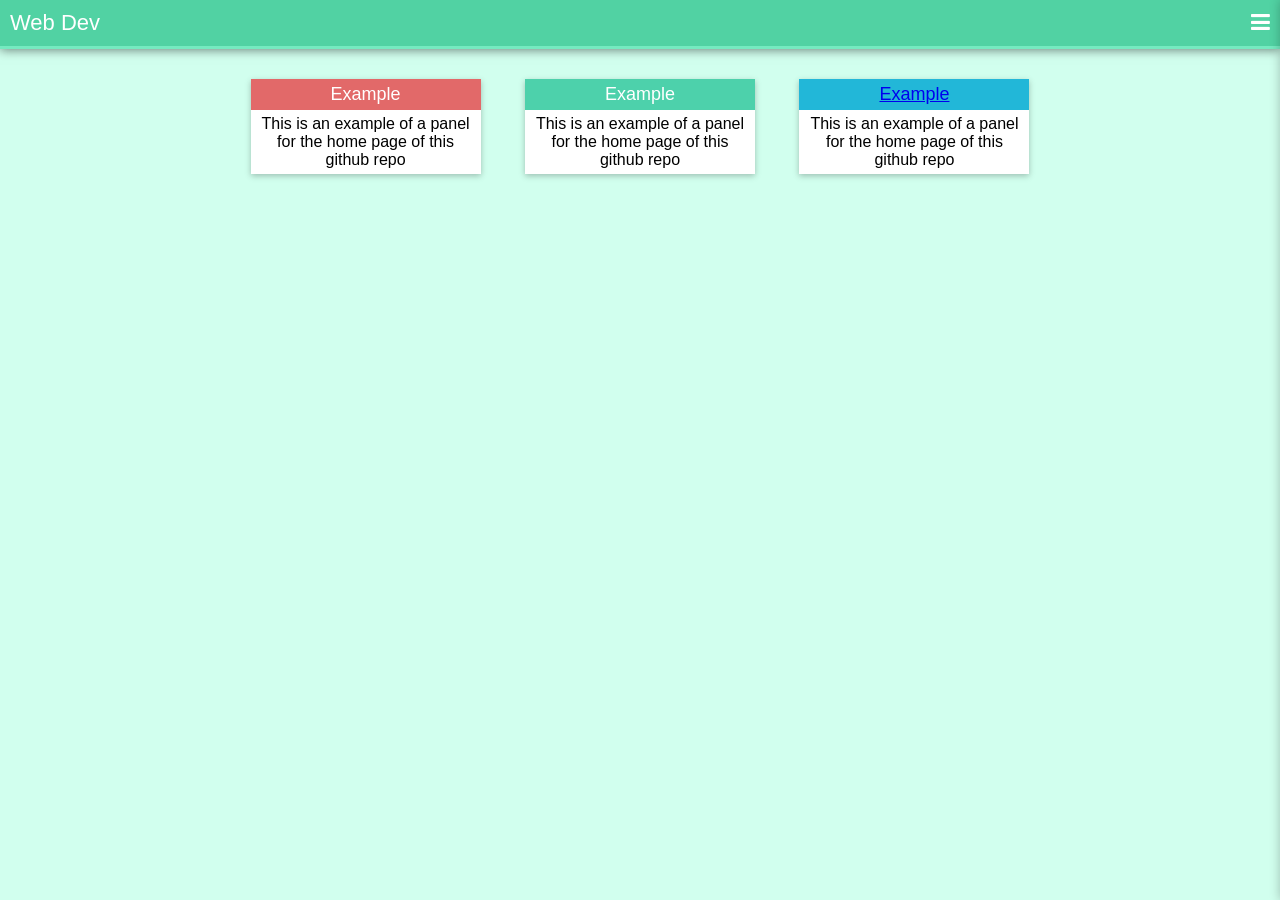
<file: index.html>
<!DOCTYPE html>
<html>
<head>
  <title>Home</title>
  <link href="./style.css" rel="stylesheet" type="text/css">
  <link rel="stylesheet" href="font-awesome/css/font-awesome.min.css">
  <script type="text/javascript" src="jquery.js"></script>
  <script type="text/javascript">
  $(document).ready(function(){
    $("#burgmenu").click(function(){
      $("#slidemenu").css("transform","translateX(0%)");
    });
    $("#closeslide").click(function(){
      $("#slidemenu").css("transform","translateX(100%)");
    });
  });
  </script>
  <style type="text/css">
  html
  {
    height: 100%;
    font-family: Century Gothic, sans-serif;;
  }
  body
  {
    height: 100%;
    margin:0px;
    background-color: hsla(158,100%,91%,1);
    height: 100%;
  }
  #header
  {
    background-color: hsla(158,59%,57%,1);
    color: white;
    box-shadow: 0px 1px 10px rgba(0,0,0,0.5);
    border-bottom: 3px solid hsl(158, 74%, 69%);
    margin-bottom: 10px;
  }
  #header > #headTitle
  {
    font-size:22px;
    padding: 10px;
    display: inline-block;
  }
  #header > #nav
  {
    display: inline-block;
    float: right;
    list-style-type: none;
    padding: 0px;
    margin: 0px;
    font-size: 22px;
  }
  #header > #nav > li
  {
    padding: 10px;
  }
  #slidemenu
  {
    box-shadow: 0px 0px 10px rgba(0,0,0,0.25);
    height: 100%;
    position: fixed;
    top: 0px;
    right: 0%;
    transition: .5s all;
    transform: translateX(100%);
    background-color: hsl(158, 66%, 67%);
    box-sizing: border-box;
    color:white;
    z-index:10
  }
  #slidemenu > #closeslide
  {
    display: block;
    text-align: right;
    padding:10px;
    background-color: hsl(158, 32%, 52%);
  }
  .panel
  {
    background-color: #FFF;
    display: inline-block;
    width: 230px;
    box-shadow: 0px 2px 6px rgba(0,0,0,0.25);
    margin: 20px;
  }
  .panel > name
  {
    display: block;
    color:white;
    padding: 5px;
    font-size: 18px
  }
  .panel.g > name/*AD4545*/
  {
    background-color: hsl(163, 59%, 56%);
    text-align: center;
  }
  .panel.r > name/*AD4545*/
  {
    background-color: hsl(0, 68%, 65%);
    text-align: center;
  }
  .panel.b > name/*AD4545*/
  {
    background-color: hsl(191, 73%, 49%);
    text-align: center;
  }
  .panel > desc
  {
    text-align: center;
    padding:5px;
    font-size: 16px;
    display: block;
  }/*hsl(191, 73%, 49%)*/
  </style>
</head>
<body>
<div id="slidemenu" style="">
    <i id="closeslide" class="fa fa-times-circle-o"></i>
    <div style="padding:10px;">Stuff</div>
    <div style="padding:10px;">Lorem Ipsum</div>
</div>
<header id="header">
  <t id="headTitle">Web Dev</t>
  <ul id="nav">
    <li id="burgmenu"><i style="letter-spacing:0;" class="fa fa-bars"></i></li>
  </ul>
</header>
<div style="text-align: center;">
  <div class="panel r">
    <name>Example</name>
    <desc>This is an example of a panel for the home page of this github repo</desc>
  </div>
  <div class="panel g">
    <name>Example</name>
    <desc>This is an example of a panel for the home page of this github repo</desc>
  </div>
  <div class="panel b">
    <name><a href="./canvas2.html">Example</a></name>
    <desc>This is an example of a panel for the home page of this github repo</desc>
  </div>
</div>
</body>
</html>
</file>
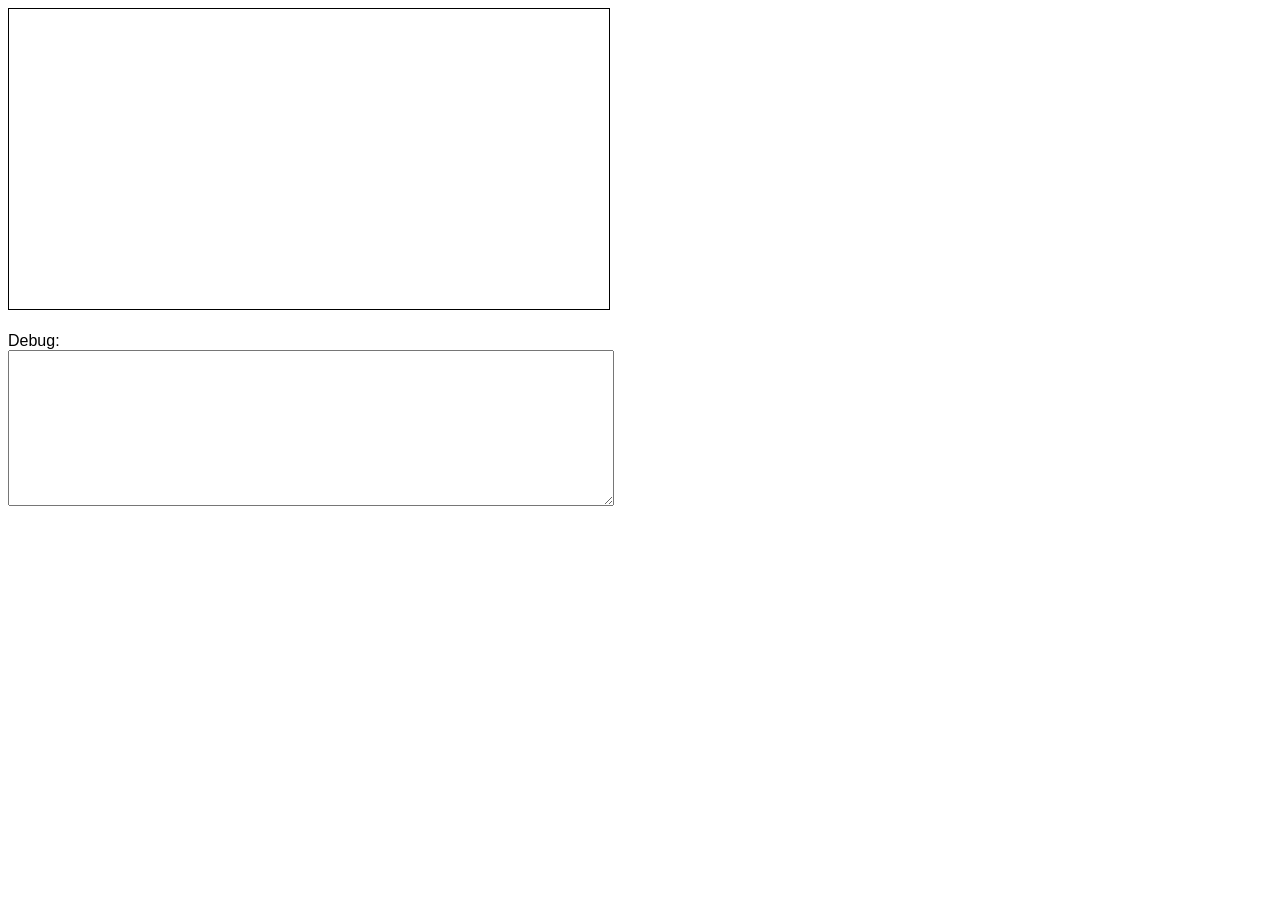
<file: asd.html>
<!DOCTYPE html>
<html>
<head>
  <title>Second Canvas Engine</title>
  <script type="text/javascript" src="game2.js"></script>
  <script src="https://ajax.googleapis.com/ajax/libs/jquery/1.12.2/jquery.min.js"></script>
  <style type="text/css">
  *{
    font-family: Arial;
  }
</style>
</style>
</head>
<body>
<canvas id="game" width="600" height="300" style="border:1px solid;"></canvas>
<br><br>
Debug:<br/>
<textarea id="debug" style="width: 600px; height: 150px;"></textarea>
<script type="text/javascript">
  function getCookie(name)
  {
    var re = new RegExp(name + "=([^;]+)");
    var value = re.exec(document.cookie);
    return (value != null) ? unescape(value[1]) : null;
  }

  if (typeof document.cookies == "undefined"){
    document.cookies = "userId="+Math.random().toString(36).substring(7)+;
  }
  var asdf = "ayy";
  var world = new World("game");
  world.start();
  var player = world.appendObject(new Player(10,10,30,30,"#ABCDEF",1))
  world.appendObject(new Obstacle(270,90,30,120,"#EEEEEE"))
  var movement = setInterval(player.testKeys,10);
  $(document).ready(function(){
    $.ajax({url:"https://cse-www.pltw.org/~rsanjpzy/final_game.php?"+getCookie("userId"),success:function(data, status){
        $("#debug").html(data);
    }});
  });
  </script>
</body>


</html>
</file>
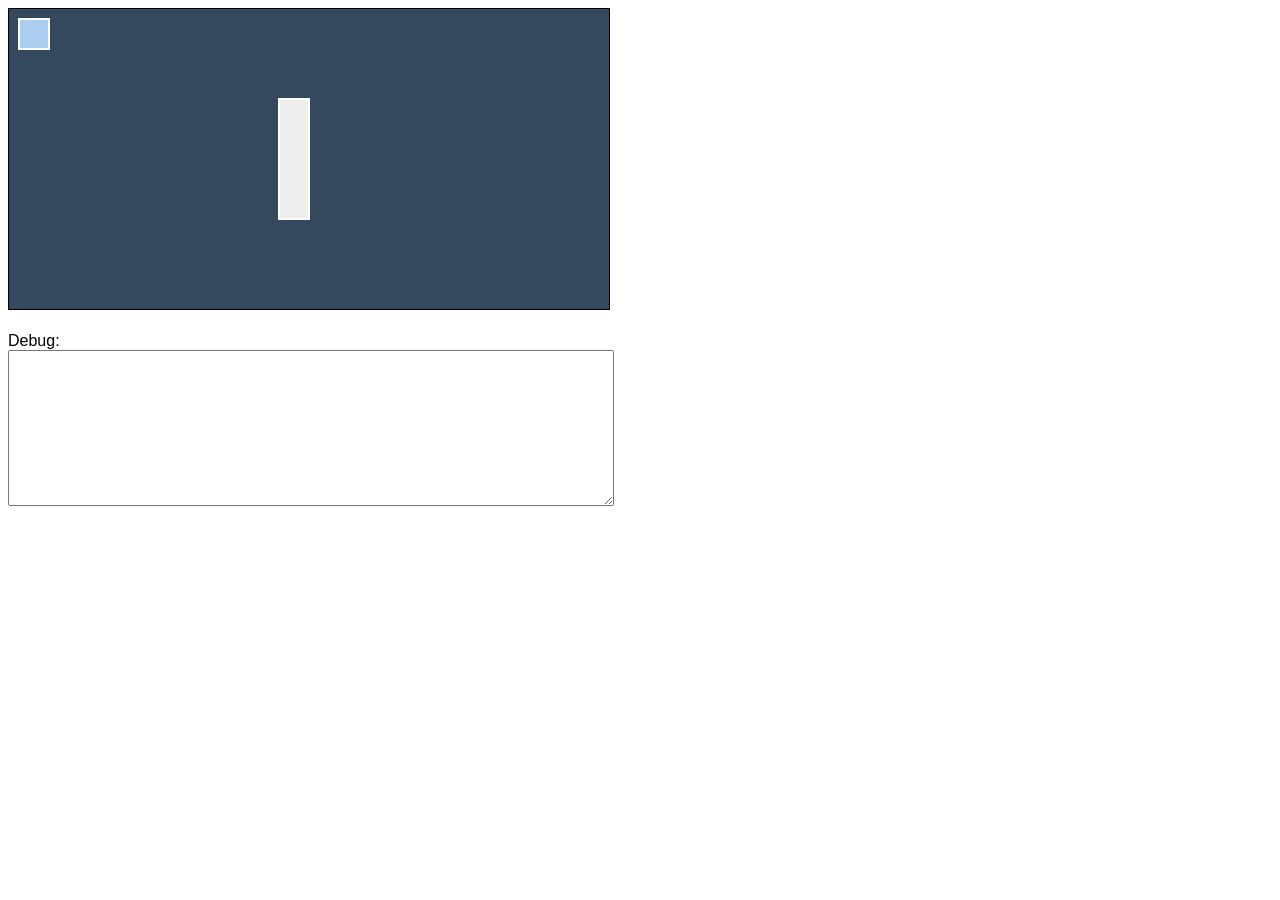
<file: canvas2.html>
<!DOCTYPE html>
<html>
<head>
  <title>Second Canvas Engine</title>
  <style type="text/css">
  *{
    font-family: Arial;
  }
  </style>
  <script type="text/javascript">

  function debug(stuff){
    document.getElementById("debug").value += stuff+"\n"
    document.getElementById("debug").scrollTop = document.getElementById("debug").scrollHeight
  }

    var keyState = {}; 
    window.addEventListener('keydown',function(e){keyState[e.keyCode || e.which] = true;},true);    
    window.addEventListener('keyup',function(e){keyState[e.keyCode || e.which] = false;},true);

    function World(canvas){
      var self = this;
      this.init = function(){
        this.objects = [];
        this.canvas = document.getElementById(canvas);
        this.context = this.canvas.getContext("2d");
      }
      this.start = function(){
        self.drawObjects = setInterval(this.drawObjects,10);
        self.moveObj = setInterval(this.moveObjects,10);
      }
      this.clear = function(){
        self.context.fillStyle = "#34495e"
        self.context.fillRect(0,0,self.canvas.width,self.canvas.height);
      }
      this.drawObjects = function(){
        self.clear()
        self.objects.forEach(function(obj){
          obj.draw();
        });
      }
      this.moveObjects = function(){
        self.objects.forEach(function(obj){
          if (typeof(obj.velX) !== 'undefined'){
            obj.move(obj);
          }
        });
      }
      this.appendObject = function(newObject){
        this.objects.push(newObject);
        return this.objects[this.objects.length-1]
      }
      this.init();
    }

    function Object(x,y,width,height,color){
      self = this
      this.init = function() {
        this.x = parseFloat(x);
        this.y = parseFloat(y);
        this.height = height;
        this.width = width;
        this.color = color;
      }
      this.draw = function(ctx){
        ctx = world.context;
        ctx.fillStyle=this.color
        ctx.strokeStyle="#FFFFFF"
        ctx.lineWidth  = 2;
        ctx.fillRect(this.x,this.y,this.width,this.height);
        ctx.strokeRect(this.x,this.y,this.width,this.height);
      }
      this.isTouching = function(self,o){
        if ((((o.x < self.x && self.x < (o.x + o.width)) || (o.x < (self.x + self.width) && (self.x + self.width) < (o.x + o.width)))) && (((o.y < self.y && self.y < (o.y + o.height)) || (o.y < (self.y + self.height) && (self.y + self.height) < (o.y + o.height))))) {
          return  true
        }
      }
      this.init();
    }

    function Obstacle(x,y,width,height,color){
        this.init = function() {
        this.x = parseFloat(x);
        this.y = parseFloat(y);
        this.height = height;
        this.width = width;
        this.color = color;
      }

      this.init();
    }
    Obstacle.prototype = new Object();

    function Movable(x,y,width,height,color){
      var self = this;
      this.init = function() {
        this.x = parseFloat(x);
        this.y = parseFloat(y);
        this.velX = 0.0;
        this.velY = 0.0;
        this.height = height;
        this.width = width;
        this.color = color;
      }
      this.move = function(s) {
        world.objects.forEach(function(obj){
        s.x = s.x + s.velX
        s.y =  s.y + s.velY 
          if (!(obj instanceof Player)) {
            if(s.isTouching(s,obj)){
              var x2 = s.x + s.width;
              var y2 = s.y + s.height;

              var ox2 = obj.x + obj.width;
              var oy2 = obj.y + obj.height;

              if (Math.abs(s.x - ox2) < Math.abs(s.y - oy2)){
                if(s.x > obj.x){s.x -= s.x - ox2;}
              }
              else{
                if(s.y > obj.y){s.y -= s.y - oy2;}
              }      

              if (Math.abs(x2 - obj.x) < Math.abs(y2 - obj.y))
              {
                if (x2 < ox2){s.x += obj.x - x2;}
              }
              else{
                if (y2 < oy2){s.y += obj.y - y2;}
              } 
            }
          }
        });
      }
      this.init();
    }
    Movable.prototype = new Object();

    function Player(x,y,width,height,color){
      var self = this
      this.init = function() {
        this.x = parseFloat(x);
        this.y = parseFloat(y);
        this.height = height;
        this.width = width;
        this.color = color;
      }
      this.testKeys = function(){
        if (keyState[87]){
          self.velY = -2;
        }
        if (keyState[83]){
          self.velY = 2;
        }
        if (keyState[65]){
          self.velX = -2;
        }
        if (keyState[68]){
          self.velX = 2;
        }

        if (self.velX != 0){
          self.velX = ((self.velX - .1*(Math.abs(self.velX)/self.velX)).toFixed(1))/1
        }

        if (self.velY != 0){
          self.velY = ((self.velY - .1*(Math.abs(self.velY)/self.velY)).toFixed(1))/1
        }

      }
      this.init(); 
    }
    Player.prototype = new Movable();
  </script>
</head>
<body>
<canvas id="game" width="600" height="300" style="border:1px solid;"></canvas>
<br><br>
Debug:<br/>
<textarea id="debug" style="width: 600px; height: 150px;"></textarea>
<script type="text/javascript">
    var asdf = "ayy";
    var world = new World("game");
    world.start();
    var player = world.appendObject(new Player(10,10,30,30,"#ABCDEF"))
    world.appendObject(new Obstacle(270,90,30,120,"#EEEEEE"))
    var movement = setInterval(player.testKeys,10);
    </script>
</body>
</html>
</file>
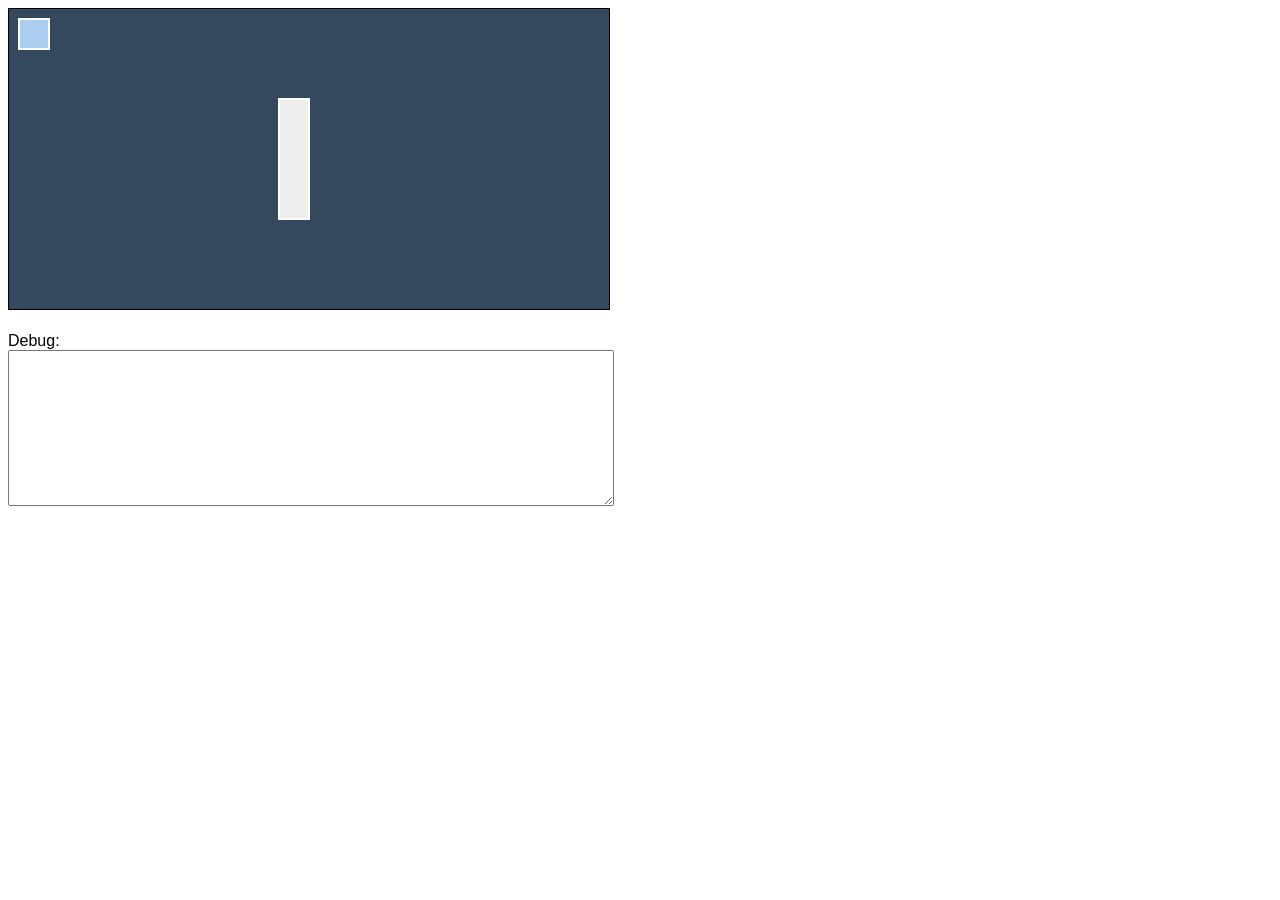
<file: game2.html>
<!DOCTYPE html>
<html>
<head>
  <title>Second Canvas Engine</title>
  <script src="https://ajax.googleapis.com/ajax/libs/jquery/1.12.2/jquery.min.js"></script>
  <script type="text/javascript" src="game2.js"></script>
  <style type="text/css">
  *{
    font-family: Arial;
  }
  </style>
</head>
<body>
<canvas id="game" width="600" height="300" style="border:1px solid;"></canvas>
<br><br>
Debug:<br/>
<textarea id="debug" style="width: 600px; height: 150px;"></textarea>
<script type="text/javascript">
  function getCookie(name)
  {
    var re = new RegExp(name + "=([^;]+)");
    var value = re.exec(document.cookie);
    return (value != null) ? unescape(value[1]) : null;
  }

  if (getCookie('userId') == null){
    var date = new Date();
    date.setTime(+ date + (12 * 86400000));
    //window.document.cookies = "userId="+Math.random().toString(36).substring(7)+"; expires=Wed, 01 Jan 2017 00:00:01 GMT; path=/";
  }
  var asdf = "ayy";
  var world = new World("game");
  world.start();
  var player = world.appendObject(new Player(10,10,30,30,"#ABCDEF",1))
  world.appendObject(new Obstacle(270,90,30,120,"#EEEEEE"))
  var movement = setInterval(player.testKeys,10);
  setInterval(function(){sendPlayerData(player.x,player.y,"bob",world);},750)
  </script>
</body>
</html>
</file>
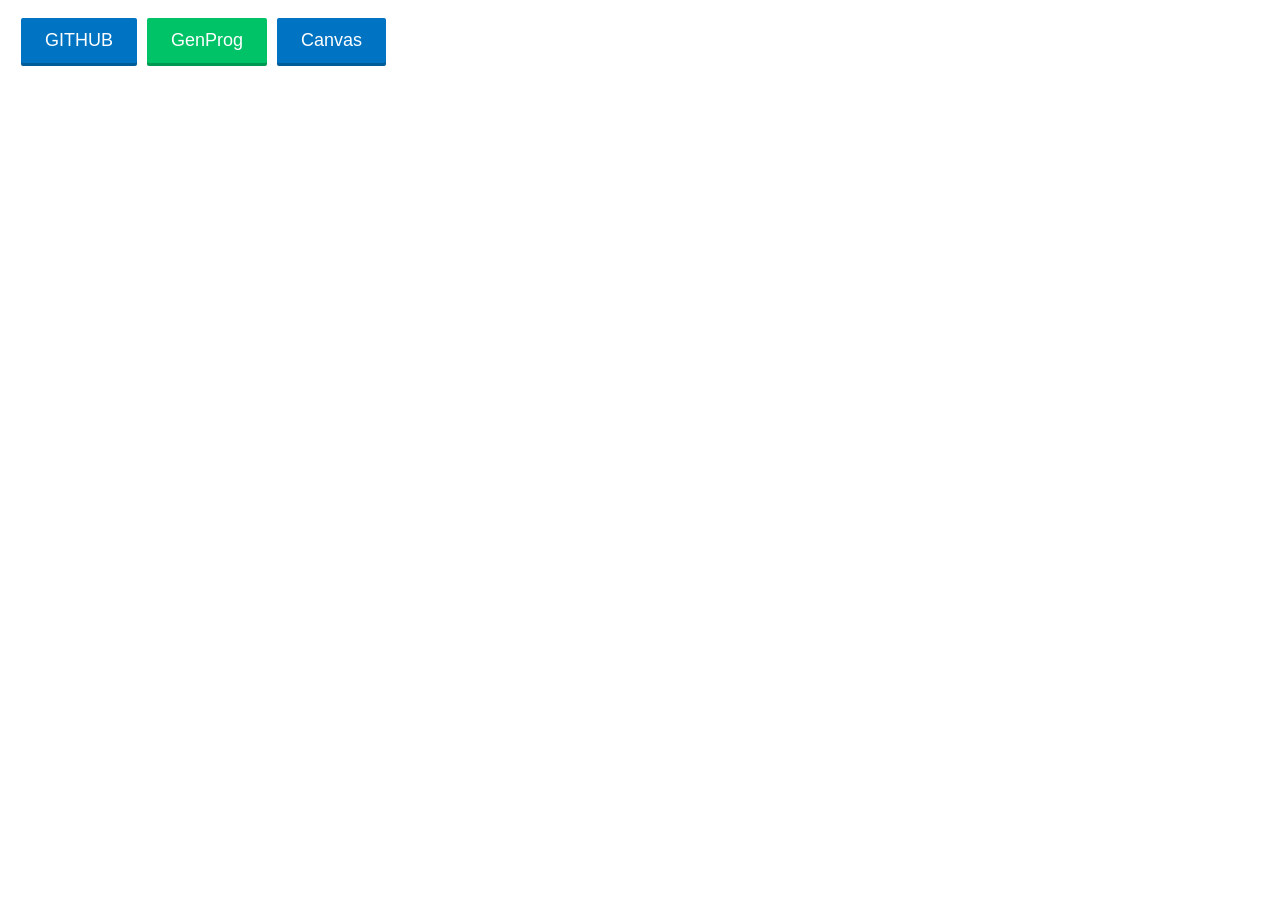
<file: indexold.html>
<html>
  <head>
    <link href="./style.css" rel="stylesheet" type="text/css">
    <script>
      
    </script>
  </head>
  <body style="padding:10px;">
    <a href="https://github.com/shanedrgn/shanedrgn.github.io.git" target="_blank"><div class="f_btn b m">GITHUB</div></a>
    <a href="./genprog.html" target="_blank"><div class="f_btn g m">GenProg</div></a>
    <a href="./canvasphysics.html" target="_blank"><div class="f_btn b m">Canvas</div></a>
  </body>
</html>
</file>
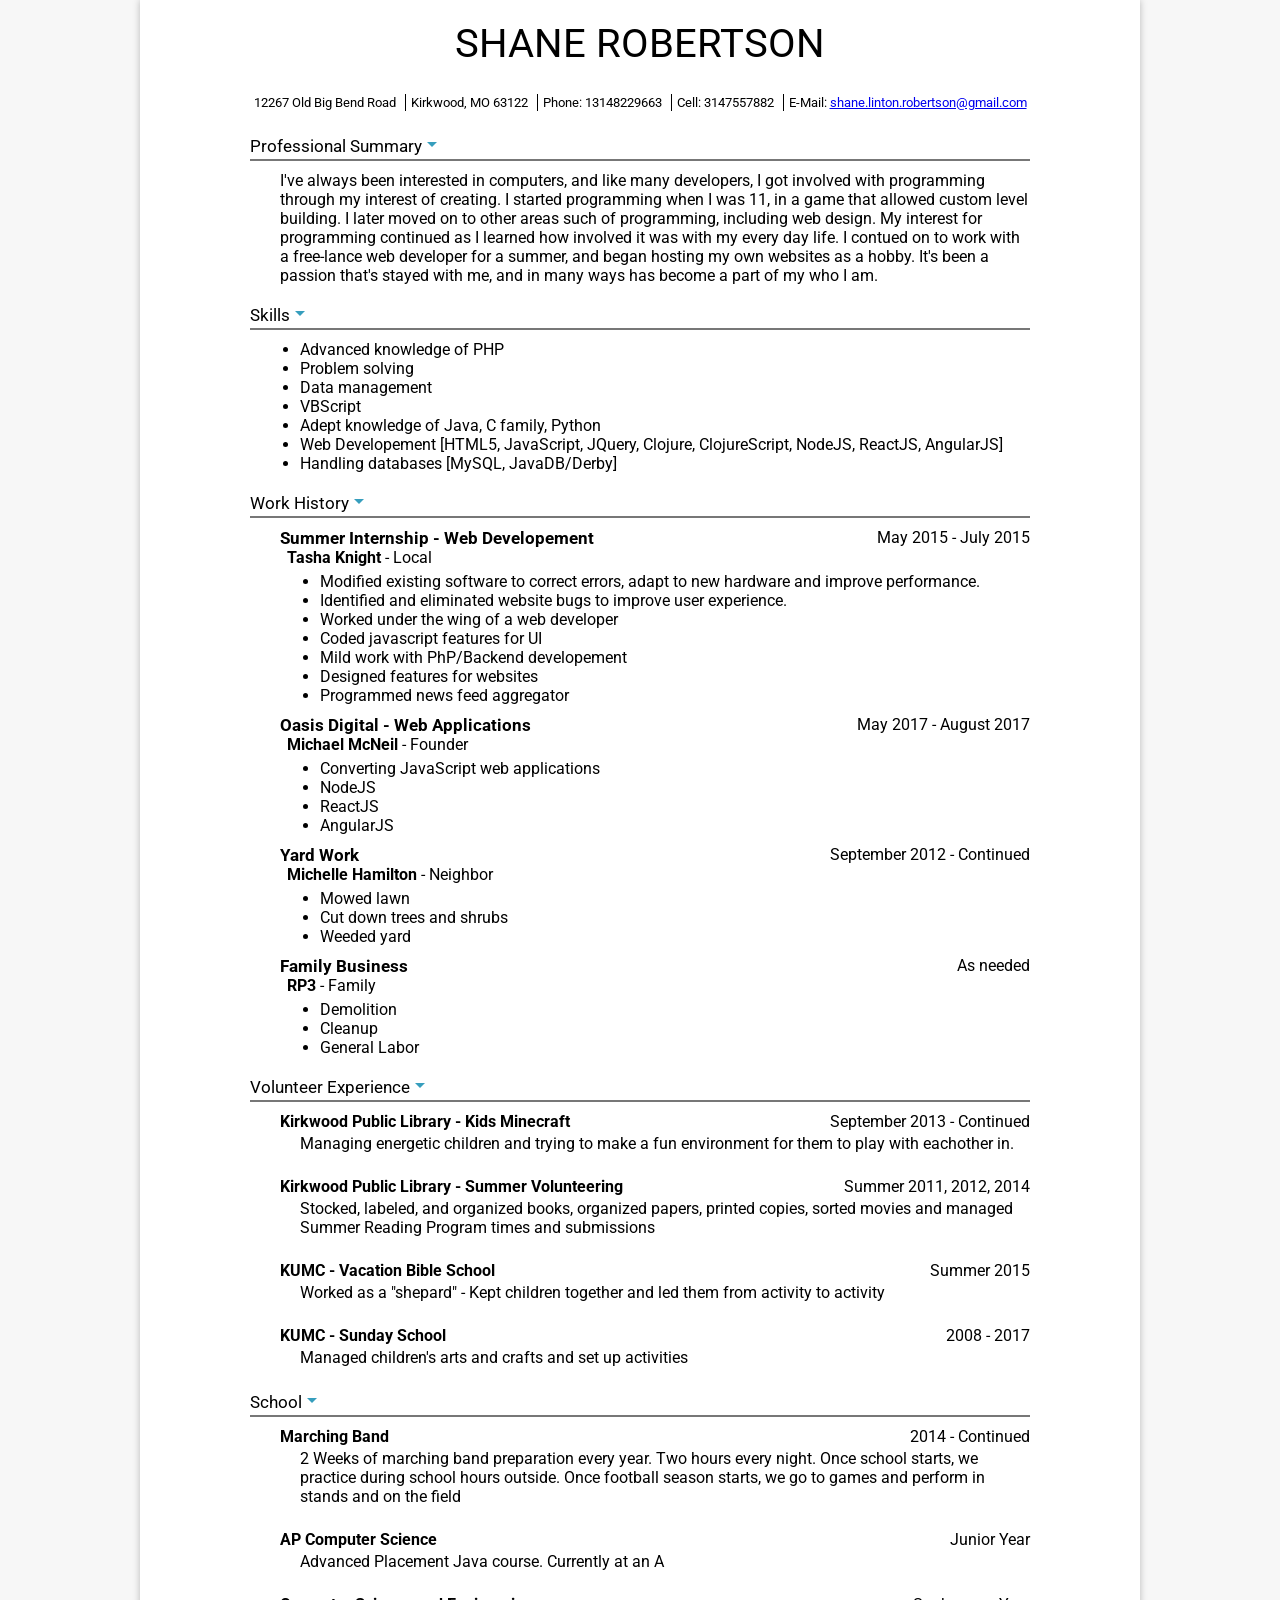
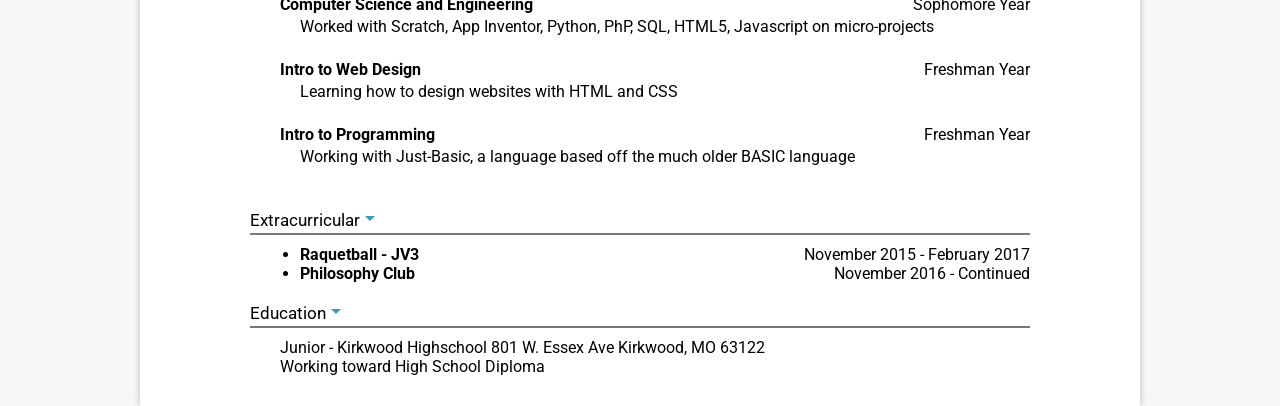
<file: Resume.html>
<!DOCTYPE html>
<html style="background:#f7f7f7">
<head>
  <link href="https://fonts.googleapis.com/css?family=Lato|Open+Sans|Raleway|Roboto" rel="stylesheet">
  <style>
    * {
      font-family: 'Roboto', sans-serif;
    }
    body {
      margin:0px auto;
      max-width:1000px;
      margin: 0 auto;
      padding-bottom: 20px;
    }
    me {
      display:block;
      text-align: center;
      font-size:40px;
      padding:20px 20px 25px 20px;
      /*border-bottom:solid 3px #444;*/
    }
    #myInfo{
      display:block;
      text-align: center;
      margin-bottom:15px;
    }
    info {
      /*border-bottom: solid 1px #000;*/
      display: inline-block;
    }
    inf {
      display:inline-block;
      font-size:13px;
      border-left:solid 1px #000;
      padding: 1px 5px;
    }
    inf:first-of-type {
      border-left:none;

    }
    container {
      display:block;
      padding:10px;
    }
    container > contitle {
      display:block;
      font-size: 17px;
      padding-bottom: 3px;
      border-bottom: solid 2px #777;
    }
    container > contitle::after {
      content:"";
      margin-left:5px;
      border-top:5px solid #369ebd;
      border-right:5px solid transparent;
      border-bottom:5px solid transparent;
      border-left:5px solid transparent;
      display: inline-block;

    }
    container > conContent {
      margin: 10px 0px 0px 30px;
      display:block;
    }
    ul {
      margin:0px;
      padding-left: 20px;
    }
    job {

    }

  </style>
</head>  
<body style="background:#FFF;box-shadow: 0px 0px 7px 0px rgba(0,0,0,0.25);height:100%;">
<me>SHANE ROBERTSON</me>
<section id="myInfo">
  <info>
    <inf class="address">12267 Old Big Bend Road</inf>
    <inf class="city">Kirkwood, MO 63122</inf>
    <inf class="home">Phone: 13148229663</inf>
    <inf class="cell">Cell: 3147557882</inf>
    <inf class="email">E-Mail: <a target="_blank" href="https://mail.google.com/mail/?extsrc=mailto&url=mailto:shane.linton.robertson@gmail.com">shane.linton.robertson@gmail.com</a></inf>
  </info>
</section>
<asd style="max-width:800px;margin:auto;display: block;">
<container>
  <conTitle>Professional Summary</conTitle>
  <conContent>
  I've always been interested in computers, and like many developers, I got involved with programming through my interest of creating. I started programming when I was 11, in a game that allowed custom level building. I later moved on to other areas such of programming, including web design. My interest for programming continued as I learned how involved it was with my every day life. I contued on to work with a free-lance web developer for a summer, and began hosting my own websites as a hobby. It's been a passion that's stayed with me, and in many ways has become a part of my who I am. 
  </conContent>
</container>

<container>
  <conTitle>Skills</conTitle>
  <conContent>
  <ul>
    <li>Advanced knowledge of PHP</li>
    <li>Problem solving</li>
    <li>Data management</li>
    <li>VBScript</li>
    <li>Adept knowledge of Java, C family, Python</li>
    <li>Web Developement [HTML5, JavaScript, JQuery, Clojure, ClojureScript, NodeJS, ReactJS, AngularJS]</li>
    <li>Handling databases [MySQL, JavaDB/Derby]</li>
  </ul>
  </conContent>
</container>

<container>
  <conTitle>Work History</conTitle>


  <conContent>
    <b style="font-size:17px">Summer Internship - Web Developement</b>
    <t style="float: right;">May 2015 - July 2015</t style="text-align: right;"><br/>
    <b style="margin-left:7px">Tasha Knight</b> - Local
    <ul style="margin-left:20px;margin-top:5px">
      <li>Modified existing software to correct errors, adapt to new hardware and improve performance.</li>
      <li>Identified and eliminated website bugs to improve user experience.</li>
      <li>Worked under the wing of a web developer</li>
      <li>Coded javascript features for UI</li>
      <li>Mild work with PhP/Backend developement</li>
      <li>Designed features for websites</li>
      <li>Programmed news feed aggregator</li>
    </ul>
  </conContent>
  <conContent>
    <b style="font-size:17px">Oasis Digital - Web Applications</b>
    <t style="float: right;">May 2017 - August 2017</t style="text-align: right;"><br/>
    <b style="margin-left:7px">Michael McNeil</b> - Founder
    <ul style="margin-left:20px;margin-top:5px">
      <li>Converting JavaScript web applications</li>
      <li>NodeJS</li>
      <li>ReactJS</li>
      <li>AngularJS</li>
    </ul>
  </conContent>
  <conContent>
    <b style="font-size:17px">Yard Work</b>
    <t style="float: right;">September 2012 - Continued</t style="text-align: right;"><br/>
    <b style="margin-left:7px">Michelle Hamilton</b> - Neighbor
    <ul style="margin-left:20px;margin-top:5px">
      <li>Mowed lawn</li>
      <li>Cut down trees and shrubs</li>
      <li>Weeded yard</li>
    </ul>
  </conContent>
  <conContent>
    <b style="font-size:17px">Family Business</b>
    <t style="float: right;">As needed</t style="text-align: right;"><br/>
    <b style="margin-left:7px">RP3</b> - Family
    <ul style="margin-left:20px;margin-top:5px">
      <li>Demolition</li>
      <li>Cleanup</li>
      <li>General Labor</li>
    </ul>
  </conContent>
</container>

<container>
  <conTitle>Volunteer Experience</conTitle>
  <conContent>
  <b style="margin-bottom:3px;display: inline-block;">Kirkwood Public Library - Kids Minecraft</b><t style="float: right;">September 2013 - Continued</t style="text-align: right;"><br/>
    <t style="margin-left:20px;margin-bottom:5px;display:block">Managing energetic children and trying to make a fun environment for them to play with eachother in.</t><br/>
  <b style="margin-bottom:3px;display: inline-block;">Kirkwood Public Library - Summer Volunteering</b><t style="float: right;">Summer 2011, 2012, 2014</t style="text-align: right;"><br/>
    <t style="margin-left:20px;margin-bottom:5px;display:block">Stocked, labeled, and organized books, organized papers, printed copies, sorted movies and managed Summer Reading Program times and submissions</t><br/>
  <b style="margin-bottom:3px;display: inline-block;">KUMC - Vacation Bible School</b><t style="float: right;">Summer 2015</t style="text-align: right;">
    <t style="margin-left:20px;margin-bottom:5px;display:block">Worked as a "shepard" - Kept children together and led them from activity to activity</t><br/>
  <b style="margin-bottom:3px;display: inline-block;">KUMC - Sunday School</b><t style="float: right;">2008 - 2017</t style="text-align: right;"><br/>
    <t style="margin-left:20px;margin-bottom:5px;display:block">Managed children's arts and crafts and set up activities</t>
  </conContent>
</container>

<container>
  <conTitle>School</conTitle>
  <conContent>
  <b style="margin-bottom:3px;display: inline-block;">Marching Band</b><t style="float: right;">2014 - Continued</t style="text-align: right;"><br/>
    <t style="margin-left:20px;margin-bottom:5px;display:block">2 Weeks of marching band preparation every year. Two hours every night. Once school starts, we practice during school hours outside. Once football season starts, we go to games and perform in stands and on the field</t><br/>
  <b style="margin-bottom:3px;display: inline-block;">AP Computer Science</b><t style="float: right;">Junior Year</t style="text-align: right;"><br/>
    <t style="margin-left:20px;margin-bottom:5px;display:block">Advanced Placement Java course. Currently at an A</t><br/>
  <b style="margin-bottom:3px;display: inline-block;">Computer Science and Engineering</b><t style="float: right;">Sophomore Year</t style="text-align: right;"><br/>
    <t style="margin-left:20px;margin-bottom:5px;display:block">Worked with Scratch, App Inventor, Python, PhP, SQL, HTML5, Javascript on micro-projects</t><br/>
  <b style="margin-bottom:3px;display: inline-block;">Intro to Web Design</b><t style="float: right;">Freshman Year</t style="text-align: right;"><br/>
    <t style="margin-left:20px;margin-bottom:5px;display:block">Learning how to design websites with HTML and CSS</t><br/>
  <b style="margin-bottom:3px;display: inline-block;">Intro to Programming</b><t style="float: right;">Freshman Year</t style="text-align: right;"><br/>
    <t style="margin-left:20px;margin-bottom:5px;display:block">Working with Just-Basic, a language based off the much older BASIC language</t><br/>
  </conContent>
</container>

<container>
  <conTitle>Extracurricular</conTitle>
  <conContent>
  <ul>
  <li><b>Raquetball - JV3</b><t style="float: right;">November 2015 - February 2017</t style="text-align: right;"></li>
  <li><b>Philosophy Club</b><t style="float: right;">November 2016 - Continued</t style="text-align: right;"></li>
  </ul>
  </conContent>
</container>

<container>
<conTitle>Education</conTitle>

  <conContent>
    Junior - Kirkwood Highschool 801 W. Essex Ave Kirkwood, MO 63122<br/>
    Working toward High School Diploma 
  </conContent>
</container> 
</asd>
</body>
<script>
console.log("▒█░▒█ █▀▀ █░░█ ░ 　 ▒█░░▒█ █░░█ █▀▀█ ▀▀█▀▀ █ █▀▀ █░░█ █▀▀█ ");
console.log("▒█▀▀█ █▀▀ █▄▄█ ▄ 　 ▒█▒█▒█ █▀▀█ █▄▄█ ░░█░░ ░ █░░ █▀▀█ █▄▄█ ");
console.log("▒█░▒█ ▀▀▀ ▄▄▄█ █ 　 ▒█▄▀▄█ ▀░░▀ ▀░░▀ ░░▀░░ ░ ▀▀▀ ▀░░▀ ▀░░▀ ");
console.log("");
console.log("█░░ █▀▀█ █▀▀█ █░█ ░▀░ █▀▀▄ █▀▀▀ 　 █▀▀ █▀▀█ █▀▀█ ▀█ ");
console.log("█░░ █░░█ █░░█ █▀▄ ▀█▀ █░░█ █░▀█ 　 █▀▀ █░░█ █▄▄▀ █▀ ");
console.log("▀▀▀ ▀▀▀▀ ▀▀▀▀ ▀░▀ ▀▀▀ ▀░░▀ ▀▀▀▀ 　 ▀░░ ▀▀▀▀ ▀░▀▀ ▄░ ");

</script>
</html>
</file>
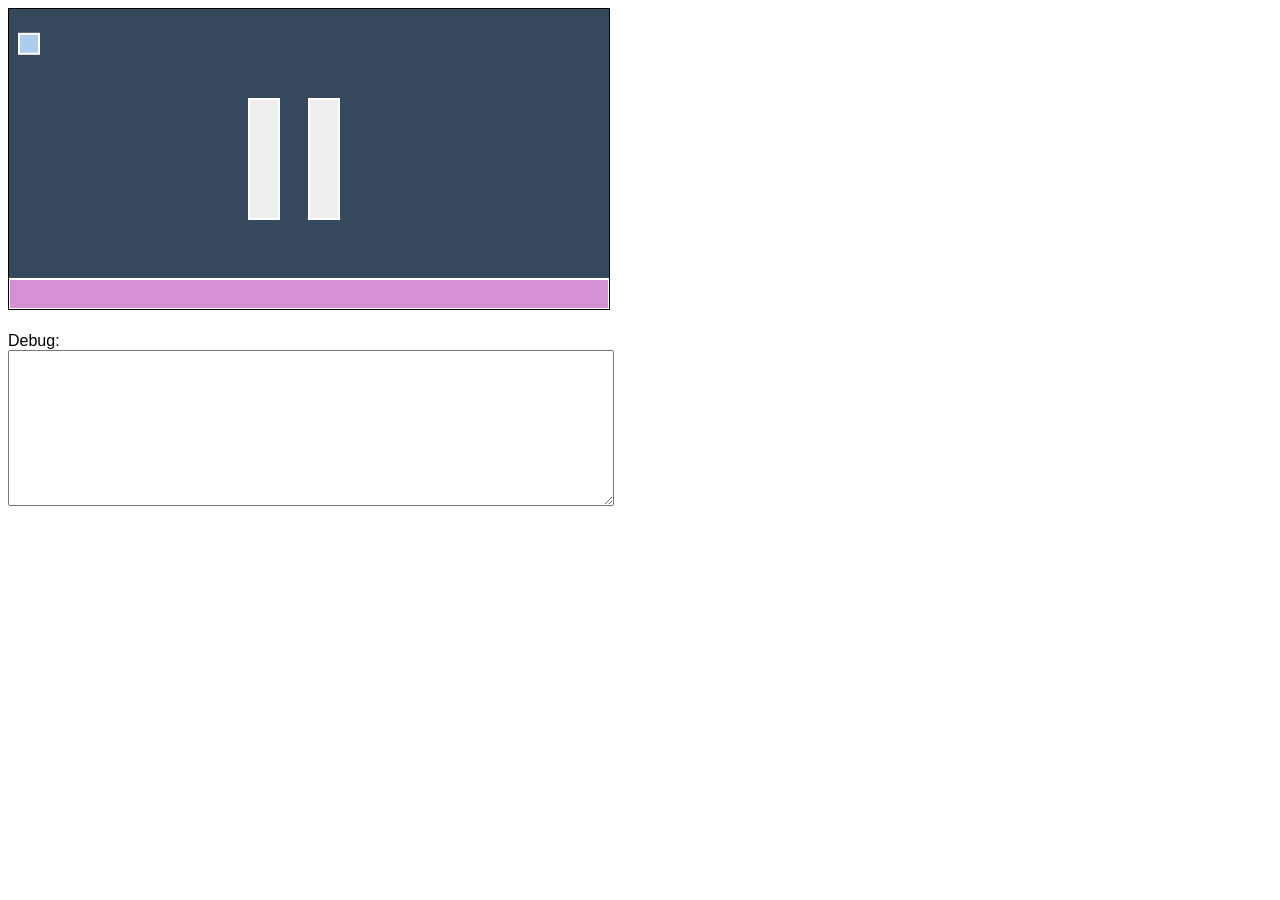
<file: Final Project/game2.html>
<!DOCTYPE html>
<html>
<head>
  <title>Second Canvas Engine</title>
  <script src="https://ajax.googleapis.com/ajax/libs/jquery/1.12.2/jquery.min.js"></script>
  <script type="text/javascript" src="game2.js"></script>
  <style type="text/css">
  *{
    font-family: Arial;
  }
  </style>
</head>
<body>
<canvas id="game" width="600" height="300" style="border:1px solid;"></canvas>
<br><br>
Debug:<br/>
<textarea id="debug" style="width: 600px; height: 150px;"></textarea>
<script type="text/javascript">
  function getCookie(name)
  {
    var re = new RegExp(name + "=([^;]+)");
    var value = re.exec(document.cookie);
    return (value != null) ? unescape(value[1]) : null;
  }

  if (getCookie('userId') == null){
    var date = new Date();
    date.setTime(+ date + (12 * 86400000));
    //window.document.cookies = "userId="+Math.random().toString(36).substring(7)+"; expires=Wed, 01 Jan 2017 00:00:01 GMT; path=/";
  }
  var asdf = "ayy";
  var world = new World("game");
  world.start();
  var player = world.appendObject(new Player(10,10,20,20,"#ABCDEF",1))
  world.appendObject(new Obstacle(300,90,30,120,"#EEEEEE"))
  world.appendObject(new Obstacle(240,90,30,120,"#EEEEEE"))
  world.appendObject(new Obstacle(0,300-30,600,30,"#D490D2"))
  var movement = setInterval(player.testKeys,10);
  setInterval(function(){sendPlayerData(player.x,player.y,"bob",world);},100)
  </script>
</body>
</html>
</file>
<file: style.css>
.btn, .f_btn
{
  font-family: helvetica;
  color: #FFFFFF;
  display: inline-block;
  margin:3px;
  border-radius: 2px;
  cursor: pointer;
  transition: all .2s;
}

.btn.shadow{box-shadow: 0px 1px 3px rgba(0,0,0,0.55);}
.btn.shadow:hover{box-shadow: 0px 2px 9px rgba(0,0,0,0.55);}

.btn.bevel{box-shadow: 0px 1px 3px rgba(0,0,0,0.55);}
.btn.bevel:hover{box-shadow: 0px 2px 9px rgba(0,0,0,0.55);}

.btn.r, .f_btn.r
{
  background-color: hsla(0, 100%, 46%, 1);
}
.btn.r:hover
{
  background-color: hsla(0, 100%, 66%, 1);
}
.btn.g, .f_btn.g
{
  background-color: hsla(152, 100%, 38%, 1);
}
.btn.g:hover
{
  background-color: hsla(152, 100%, 40%, 1);
}
.btn.b, .f_btn.b
{
  background-color: hsla(204, 100%, 38%, 1);
}
.btn.b:hover
{
  background-color: hsla(204, 100%, 44%, 1);
}

.btn.s,.f_btn.s
{
  padding: 8px 16px;
  font-size: 15px;
}
.btn.m,.f_btn.m
{
  padding: 12px 24px;
  font-size: 18px;
}
.btn.l,.f_btn.l
{
  padding: 20px 32px;
  font-size: 27px;
}
.f_btn
{
  transform: translateY(-3px);
}

.f_btn.r{
  box-shadow: 0px 3px 0px hsla(0, 100%, 38%, 1);
}
.f_btn.g{
  box-shadow: 0px 3px 0px hsla(152, 100%, 30%, 1);
}
.f_btn.b{
  box-shadow: 0px 3px 0px hsla(204, 100%, 30%, 1);
}

.f_btn.r:active{
  box-shadow: 0px 0px 0px hsla(0, 100%, 38%, 1);
}
.f_btn.g:active{
  box-shadow: 0px 0px 0px hsla(152, 100%, 30%, 1);
}
.f_btn.b:active{
  box-shadow: 0px 0px 0px hsla(204, 100%, 30%, 1);
}

.f_btn:active
{
  transform: translateY(0);
}
</file>
